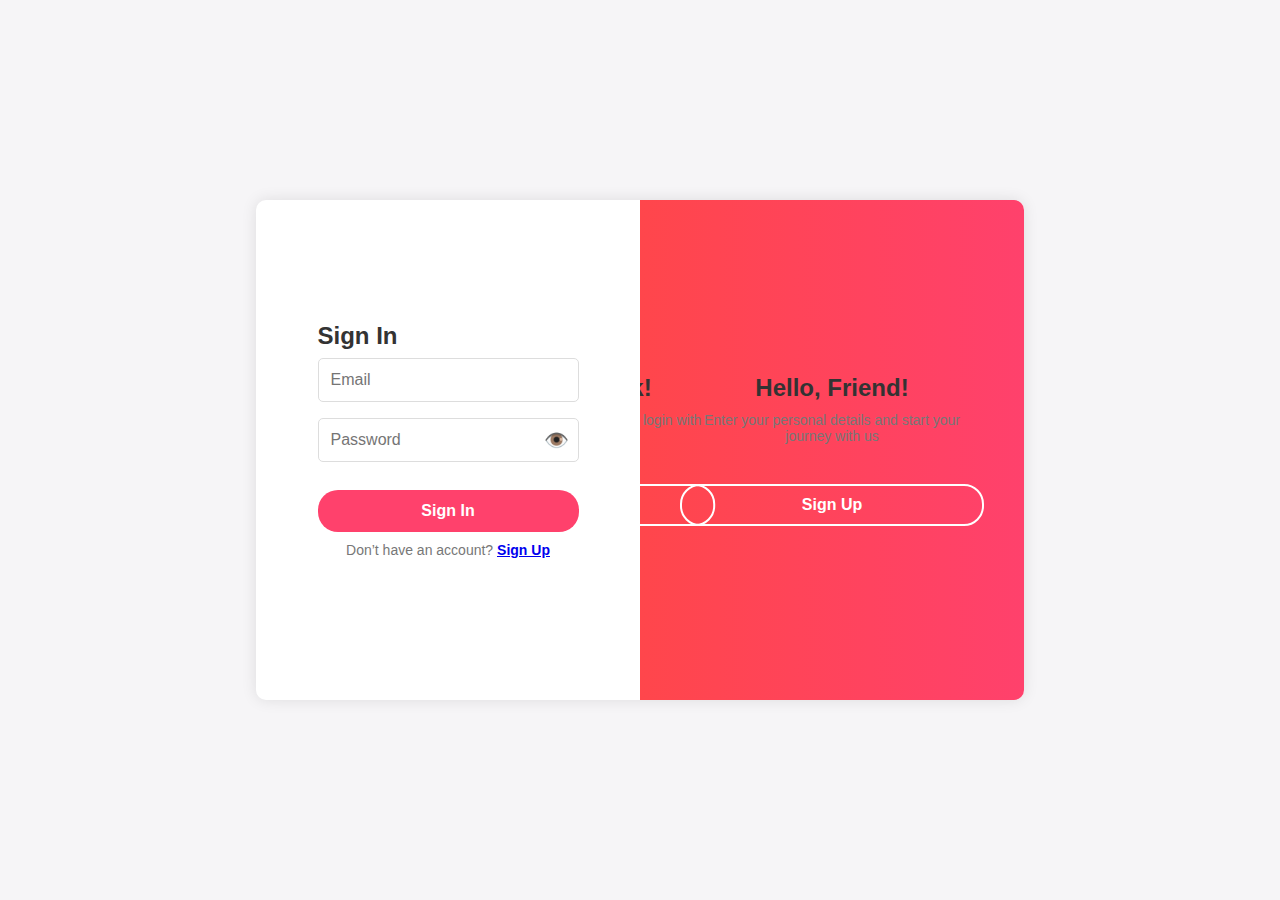
<file: index.html>
<!DOCTYPE html>
<html lang="en">
<head>
    <meta charset="UTF-8">
    <meta name="viewport" content="width=device-width, initial-scale=1.0">
    <title>Login/Signup Form</title>
    <link rel="stylesheet" href="style.css">
</head>
<body>
    <div class="container" id="container">
        <!-- Sign In Form -->
        <div class="form-container sign-in-container" id="signInContainer">
            <form onsubmit="handleSignIn(event)">
                <h1>Sign In</h1>
                <input type="email" id="loginEmail" placeholder="Email" required />
                <div class="password-container">
                    <input type="password" id="login-password" placeholder="Password">
                    <span class="toggle-password" onclick="togglePassword('login-password')">
                        👁️
                    </span>
                </div>
                <button type="submit">Sign In</button>
                <p>Don’t have an account? <span onclick="toggleForm()" class="toggle-link" > <a href="#signUpContainer">Sign Up</a></span></p>
            </form>
        </div>

        <!-- Sign Up Form -->
        <div class="form-container sign-up-container" id="signUpContainer">
            <form onsubmit="handleSignUp(event)">
                <h1>Create Account</h1>
                <input type="text" id="signUpName" placeholder="Name" required />
                <input type="email" id="signUpEmail" placeholder="Email" required />
                <div class="password-container">
                    <input type="password" id="login-password" placeholder="Password">
                    <span class="toggle-password" onclick="togglePassword('login-password')">
                        👁️
                    </span>
                </div>
                <button type="submit">Sign Up</button>
                <p>Already have an account? <span onclick="toggleForm()" class="toggle-link">Sign In</span></p>
            </form>
        </div>

        <!-- Overlay Panel for Animation -->
        <div class="overlay-container">
            <div class="overlay">
                <div class="overlay-panel overlay-left">
                    <h1>Welcome Back!</h1>
                    <p>To keep connected with us, please login with your personal info</p>
                    <button class="ghost" onclick="toggleForm()">Sign In</button>
                </div>
                <div class="overlay-panel overlay-right">
                    <h1>Hello, Friend!</h1>
                    <p>Enter your personal details and start your journey with us</p>
                    <button class="ghost" onclick="toggleForm()" >Sign Up</button>
                </div>
            </div>
        </div>
    </div>

    <script src="script.js"></script>
</body>
</html>
</file>
<file: style.css>
* {
    box-sizing: border-box;
    margin: 0;
    padding: 0;
    font-family: Arial, sans-serif;
}

body {
    display: flex;
    justify-content: center;
    align-items: center;
    height: 100vh;
    background-color: #f6f5f7;
    font-family: 'Arial', sans-serif;
}

.container {
    position: relative;
    width: 768px;
    max-width: 100%;
    min-height: 500px;
    background-color: #ffffff;
    border-radius: 10px;
    overflow: hidden;
    box-shadow: 0 0 15px rgba(0, 0, 0, 0.1);
    display: flex;
    transition: all 0.6s ease-in-out;
}

.form-container {
    position: absolute;
    width: 50%;
    height: 100%;
    padding: 50px 40px;
    display: flex;
    flex-direction: column;
    justify-content: center;
    align-items: center;
    transition: all 0.6s ease-in-out;
}

h1 {
    font-size: 24px;
    font-weight: bold;
    color: #333;
}

p {
    font-size: 14px;
    color: #777;
    margin: 10px 0 20px;
    text-align: center;
    max-width: 300px;
}

input {
    width: 100%;
    padding: 12px;
    margin: 8px 0;
    border: 1px solid #ddd;
    border-radius: 5px;
    font-size: 16px;
    color: #333;
}

input:focus {
    border-color: #ff416c;
    outline: none;
}

button {
    padding: 12px 30px;
    border: none;
    border-radius: 20px;
    background-color: #ff416c;
    color: #ffffff;
    font-size: 16px;
    font-weight: bold;
    cursor: pointer;
    transition: background-color 0.3s;
    width: 100%;
    margin-top: 20px;
}

button:hover {
    background-color: #ff4b2b;
}

.show-password {
    font-size: 14px;
    color: #777;
    display: flex;
    align-items: center;
    gap: 5px;
    margin-top: 5px;
}

.toggle-link {
    color: #ff416c;
    cursor: pointer;
    text-decoration: underline;
    font-weight: bold;
}

/* Overlay Animation */
.overlay-container {
    position: absolute;
    top: 0;
    left: 50%;
    width: 50%;
    height: 100%;
    overflow: hidden;
    z-index: 100;
    transition: transform 0.6s ease-in-out;
}

.overlay {
    background: linear-gradient(to right, #ff4b2b, #ff416c);
    color: #ffffff;
    position: relative;
    left: -100%;
    width: 200%;
    height: 100%;
    display: flex;
    justify-content: center;
    align-items: center;
    text-align: center;
    transform: translateX(0);
    transition: transform 0.6s ease-in-out;
}

.overlay-panel {
    position: absolute;
    display: flex;
    flex-direction: column;
    justify-content: center;
    align-items: center;
    padding: 0 40px;
    text-align: center;
    width: 50%;
    height: 100%;
}

.overlay-left {
    transform: translateX(-20%);
}

.overlay-right {
    right: 0;
    transform: translateX(0);
}

button.ghost {
    background-color: transparent;
    border: 2px solid #ffffff;
    padding: 10px 20px;
    border-radius: 20px;
    color: #ffffff;
}

.container.active .sign-in-container {
    transform: translateX(100%);
}

.container.active .sign-up-container {
    transform: translateX(0);
}

.container.active .overlay-container {
    transform: translateX(-100%);
}

.sign-in-container {
    left: 0;
    z-index: 2;
    transform: translateX(0);
}

.sign-up-container {
    left: 0;
    transform: translateX(100%);
    opacity: 1;
    z-index: 1;
}

/* Responsive for Mobile */
/* @media (max-width: 768px) {
    .container {
        width: 100%;
        height: auto;
        flex-direction: column;
    }

    .overlay-container {
        display: none;
    }

    .form-container {
        width: 100%;
        position: relative;
        padding: 20px;
    }

    button {
        width: 100%;
    }
} */
/* Mobile view */
@media (max-width: 768px) {
    .container {
        width: 100%;
        min-height: 100vh;
        flex-direction: column;
    }

    .form-container {
        width: 100%;
        position: static;
        transform: translateX(0);
        opacity: 1;
        z-index: 2;
    }

    .sign-up-container {
        display: none; /* Hide sign-up initially */
    }

    .container.active .sign-in-container {
        display: none; /* Hide sign-in on active state */
    }

    .container.active .sign-up-container {
        display: flex; /* Show sign-up on active state */
    }

    /* Overlay container for mobile */
    .overlay-container {
        width: 100%;
        height: 50%;
        top: auto;
        left: 0;
        transform: translateY(0);
        z-index: 1;
    }

    .overlay {
        width: 100%;
        height: 200%;
        flex-direction: column;
        transform: translateY(-50%);
    }

    .overlay-panel {
        width: 100%;
        height: 50%;
        transform: none;
    }

    .overlay-left,
    .overlay-right {
        position: relative;
        text-align: center;
    }

    .overlay-left {
        transform: translateY(-50%);
    }

    .overlay-right {
        transform: translateY(50%);
    }
}
.password-container {
    position: relative;
    width: 100%;
}

.password-container input {
    width: 100%;
    padding-right: 40px; /* Space for the eye icon */
}

.toggle-password {
    position: absolute;
    right: 10px;
    top: 50%;
    transform: translateY(-50%);
    cursor: pointer;
    font-size: 20px;
    color: #777;
}
</file>
